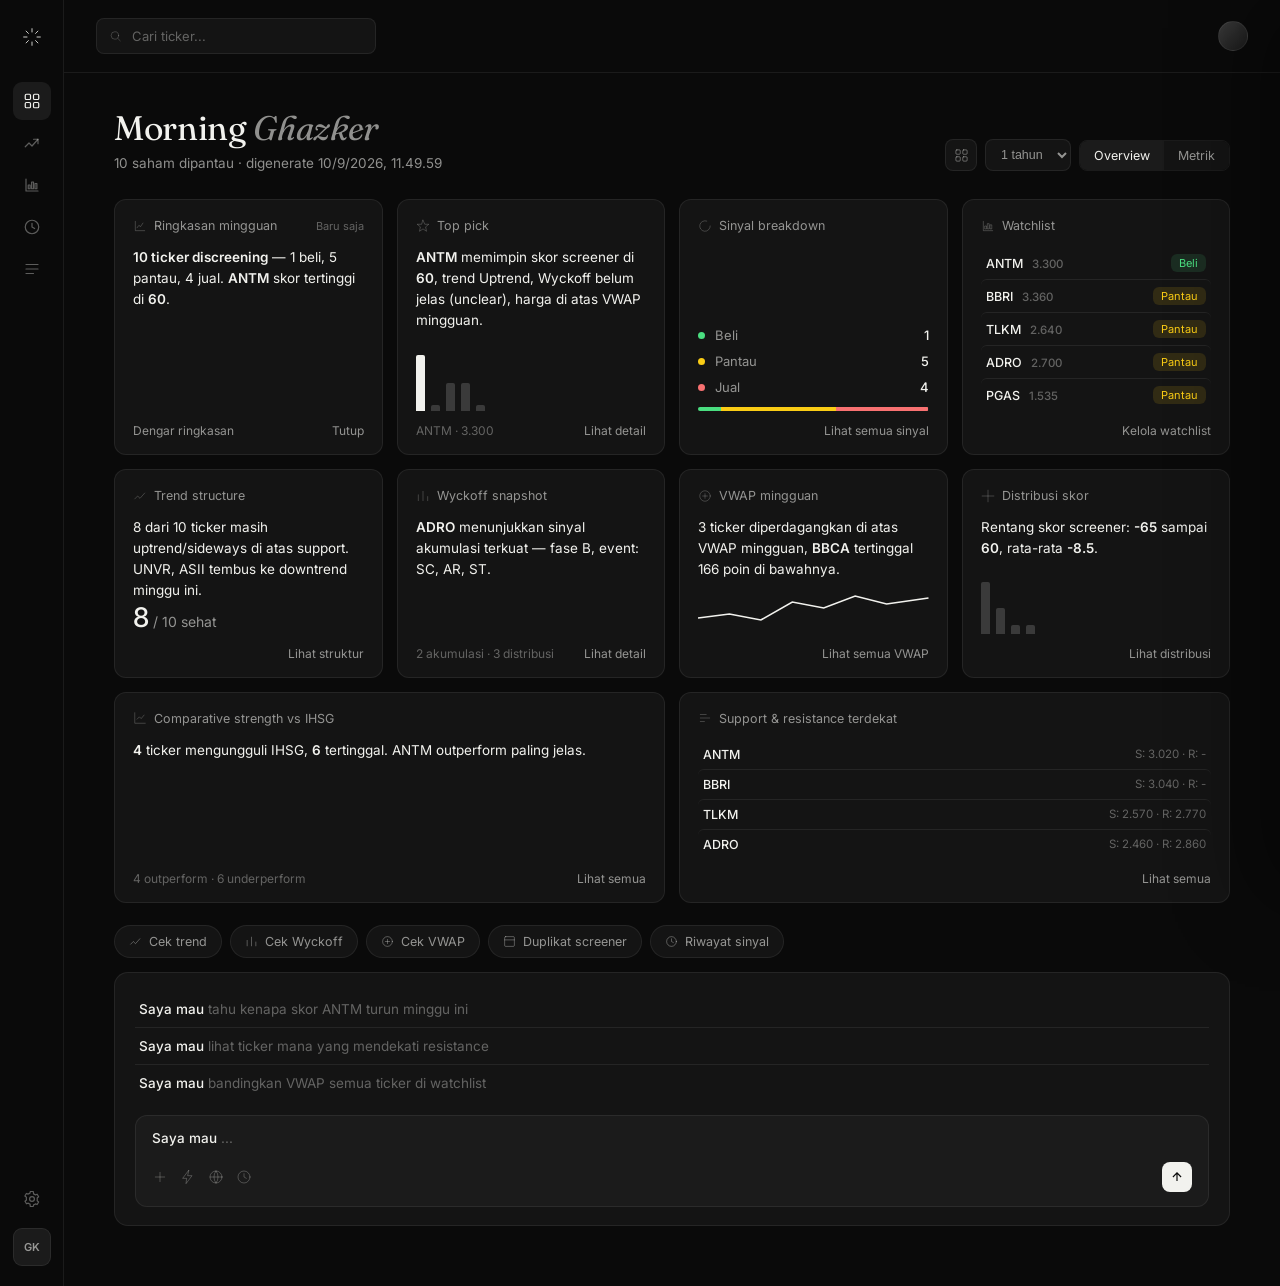
<file: GLABS Ghazaems/GLABS-ready/web/index.html>
<!DOCTYPE html>
<html lang="id">
<head>
<meta charset="UTF-8" />
<title>Morning Ghazker — Stock Screener</title>
<link rel="preconnect" href="https://fonts.googleapis.com">
<link href="https://fonts.googleapis.com/css2?family=Fraunces:ital,wght@0,400;0,500;1,400&family=Inter:wght@400;500;600&display=swap" rel="stylesheet">
<link rel="stylesheet" href="cockpit.css">
<style>
:root {
  --bg-page: #0a0a0a;
  --bg-card: #141414;
  --bg-card-2: #1b1b1b;
  --bg-hover: #202020;
  --border: rgba(255,255,255,0.07);
  --text-primary: #f2f2ee;
  --text-secondary: rgba(242,242,238,0.58);
  --text-muted: rgba(242,242,238,0.36);
  --success: #4ade80;
  --success-bg: rgba(74,222,128,0.12);
  --danger: #f87171;
  --danger-bg: rgba(248,113,113,0.12);
  --warning: #facc15;
  --warning-bg: rgba(250,204,21,0.12);
}
* { box-sizing: border-box; }
body {
  margin: 0;
  background: var(--bg-page);
  color: var(--text-primary);
  font-family: 'Inter', -apple-system, sans-serif;
  font-size: 14px;
}
.shell { display: flex; min-height: 100vh; }

/* ---------- sidebar ---------- */
.sidebar {
  width: 64px;
  flex-shrink: 0;
  border-right: 1px solid var(--border);
  display: flex;
  flex-direction: column;
  align-items: center;
  padding: 20px 0;
}
.sidebar .mark {
  width: 34px; height: 34px;
  display: flex; align-items: center; justify-content: center;
  margin-bottom: 28px;
}
.sidebar .mark svg { width: 20px; height: 20px; stroke: var(--text-primary); }
.sidebar nav { display: flex; flex-direction: column; gap: 4px; flex: 1; }
.sidebar .icon-btn {
  width: 38px; height: 38px;
  display: flex; align-items: center; justify-content: center;
  border-radius: 9px;
  color: var(--text-muted);
  cursor: pointer;
  position: relative;
}
.sidebar .icon-btn svg { width: 18px; height: 18px; stroke: currentColor; fill: none; stroke-width: 1.6; }
.sidebar .icon-btn:hover { background: var(--bg-card-2); color: var(--text-secondary); }
.sidebar .icon-btn.active { background: var(--bg-card-2); color: var(--text-primary); }
.sidebar .icon-btn .tip {
  position: absolute; left: 48px; top: 50%; transform: translateY(-50%);
  background: #232323; color: var(--text-primary);
  font-size: 12px; padding: 5px 9px; border-radius: 6px;
  white-space: nowrap; opacity: 0; pointer-events: none;
  transition: opacity .12s ease;
  border: 1px solid var(--border);
  z-index: 5;
}
.sidebar .icon-btn:hover .tip { opacity: 1; }
.sidebar .foot { display: flex; flex-direction: column; align-items: center; gap: 10px; }
.sidebar .workspace {
  width: 38px; height: 38px; border-radius: 9px;
  background: var(--bg-card-2); border: 1px solid var(--border);
  display: flex; align-items: center; justify-content: center;
  font-size: 11px; color: var(--text-secondary); font-weight: 600;
}

/* ---------- main ---------- */
.main { flex: 1; min-width: 0; }
.topbar {
  display: flex; align-items: center; justify-content: space-between;
  padding: 18px 32px;
  border-bottom: 1px solid var(--border);
}
.search {
  display: flex; align-items: center; gap: 8px;
  color: var(--text-muted); font-size: 13px;
  background: var(--bg-card); border: 1px solid var(--border);
  border-radius: 8px; padding: 8px 12px; width: 280px;
}
.search svg { width: 14px; height: 14px; stroke: currentColor; fill: none; }
.avatar {
  width: 30px; height: 30px; border-radius: 50%;
  background: linear-gradient(135deg, #3a3a3a, #1a1a1a);
  border: 1px solid var(--border);
}

.content { max-width: 1180px; margin: 0 auto; padding: 34px 32px 60px; }

.greet-row {
  display: flex; align-items: flex-end; justify-content: space-between;
  margin-bottom: 28px; flex-wrap: wrap; gap: 16px;
}
.greet h1 {
  font-family: 'Fraunces', serif;
  font-weight: 400;
  font-size: 34px;
  margin: 0;
  letter-spacing: -0.01em;
}
.greet h1 em { font-style: italic; color: var(--text-secondary); font-weight: 400; }
.greet p { margin: 6px 0 0; color: var(--text-secondary); font-size: 13.5px; }

.controls { display: flex; align-items: center; gap: 8px; }
.controls select, .controls .seg {
  background: var(--bg-card); border: 1px solid var(--border);
  color: var(--text-secondary); font-size: 12.5px;
  border-radius: 8px; padding: 7px 11px;
}
.seg-group { display: flex; border: 1px solid var(--border); border-radius: 8px; overflow: hidden; }
.seg-group button {
  background: var(--bg-card); border: none; color: var(--text-secondary);
  font-size: 12.5px; padding: 7px 14px; cursor: pointer; font-family: inherit;
}
.seg-group button.active { background: var(--bg-card-2); color: var(--text-primary); }
.icon-square {
  width: 32px; height: 32px; border-radius: 8px;
  border: 1px solid var(--border); background: var(--bg-card);
  display: flex; align-items: center; justify-content: center;
}
.icon-square svg { width: 15px; height: 15px; stroke: var(--text-secondary); fill: none; }

/* ---------- grid ---------- */
.grid {
  display: grid;
  grid-template-columns: repeat(4, 1fr);
  gap: 14px;
  margin-bottom: 14px;
}
.card {
  background: var(--bg-card);
  border: 1px solid var(--border);
  border-radius: 12px;
  padding: 18px 18px 16px;
  display: flex; flex-direction: column;
  min-height: 190px;
}
.card-head {
  display: flex; align-items: center; justify-content: space-between;
  margin-bottom: 14px;
}
.card-head .label {
  display: flex; align-items: center; gap: 7px;
  font-size: 12.5px; color: var(--text-secondary);
}
.card-head .label svg { width: 14px; height: 14px; stroke: var(--text-muted); fill: none; }
.card-head .stamp { font-size: 11px; color: var(--text-muted); }
.card-body { flex: 1; }
.card-body p { margin: 0; font-size: 13.5px; color: var(--text-primary); line-height: 1.55; }
.card-body p b { font-weight: 600; }
.card-foot {
  margin-top: 12px; font-size: 12px; color: var(--text-muted);
  display: flex; align-items: center; justify-content: space-between;
}
.card-foot .link { color: var(--text-secondary); cursor: pointer; }
.card-foot .link:hover { color: var(--text-primary); }

.big-stat { font-size: 27px; font-weight: 500; margin-top: auto; }
.big-stat .unit { font-size: 14px; color: var(--text-secondary); font-weight: 400; margin-left: 4px; }

/* weekly summary card wider */
.card.wide { grid-column: span 1; }

/* score bars */
.bars { display: flex; align-items: flex-end; gap: 6px; height: 56px; margin-top: auto; }
.bars .bar { width: 9px; border-radius: 2px 2px 0 0; background: #3a3a3a; }
.bars .bar.hi { background: var(--text-primary); }

/* signal breakdown */
.sig-rows { display: flex; flex-direction: column; gap: 10px; margin-top: auto; }
.sig-row { display: flex; align-items: center; gap: 10px; }
.sig-row .dot { width: 7px; height: 7px; border-radius: 50%; flex-shrink: 0; }
.sig-row .dot.beli { background: var(--success); }
.sig-row .dot.jual { background: var(--danger); }
.sig-row .dot.pantau { background: var(--warning); }
.sig-row .name { flex: 1; font-size: 13px; color: var(--text-secondary); }
.sig-row .n { font-size: 13px; font-weight: 500; }
.sig-track { height: 4px; background: var(--bg-card-2); border-radius: 2px; margin-top: 12px; overflow: hidden; display: flex; }
.sig-track span { height: 100%; }

/* watchlist mini table */
.wl-row {
  display: flex; align-items: center; justify-content: space-between;
  padding: 7px 0; border-top: 1px solid var(--border);
  font-size: 12.5px;
}
.wl-row:first-child { border-top: none; }
.wl-row .t { font-weight: 500; }
.wl-row .s { color: var(--text-muted); font-size: 11.5px; margin-left: 6px; }
.badge { font-size: 11px; padding: 2px 8px; border-radius: 6px; }
.badge.beli { background: var(--success-bg); color: var(--success); }
.badge.jual { background: var(--danger-bg); color: var(--danger); }
.badge.pantau { background: var(--warning-bg); color: var(--warning); }

/* trend line svg */
.trendline { margin-top: auto; }
.trendline svg { width: 100%; height: 46px; display: block; }

/* pills */
.pills { display: flex; gap: 8px; flex-wrap: wrap; margin: 22px 0 14px; }
.pill {
  display: flex; align-items: center; gap: 7px;
  background: var(--bg-card); border: 1px solid var(--border);
  border-radius: 999px; padding: 8px 14px; font-size: 12.5px; color: var(--text-secondary);
  cursor: pointer;
}
.pill svg { width: 13px; height: 13px; stroke: currentColor; fill: none; }
.pill:hover { background: var(--bg-card-2); color: var(--text-primary); }

/* prompt panel */
.prompt-panel {
  background: var(--bg-card); border: 1px solid var(--border);
  border-radius: 14px; padding: 18px 20px;
}
.suggestion { padding: 10px 4px; font-size: 13.5px; color: var(--text-muted); border-top: 1px solid var(--border); cursor: pointer; }
.suggestion:first-child { border-top: none; }
.suggestion b { color: var(--text-primary); font-weight: 500; }
.suggestion:hover { color: var(--text-secondary); }
.suggestion:hover b { color: var(--text-primary); }

.input-row {
  margin-top: 14px; background: var(--bg-card-2); border: 1px solid var(--border);
  border-radius: 12px; padding: 14px 16px;
}
.input-row .ph { color: var(--text-muted); font-size: 13.5px; }
.input-row .ph b { color: var(--text-primary); font-weight: 500; }
.input-tools {
  display: flex; align-items: center; justify-content: space-between; margin-top: 16px;
}
.input-tools .left { display: flex; gap: 12px; color: var(--text-muted); }
.input-tools svg { width: 16px; height: 16px; stroke: currentColor; fill: none; }
.send-btn {
  width: 30px; height: 30px; border-radius: 8px; background: var(--text-primary);
  display: flex; align-items: center; justify-content: center;
}
.send-btn svg { width: 14px; height: 14px; stroke: var(--bg-page); fill: none; stroke-width: 2; }

@media (max-width: 900px) {
  .grid { grid-template-columns: repeat(2, 1fr); }
}
</style>
</head>
<body>
<div class="shell">

  <!-- ================= SIDEBAR ================= -->
  <aside class="sidebar">
    <div class="mark">
      <svg viewBox="0 0 24 24"><path d="M12 2v4M12 18v4M4.9 4.9l2.8 2.8M16.3 16.3l2.8 2.8M2 12h4M18 12h4M4.9 19.1l2.8-2.8M16.3 7.7l2.8-2.8" stroke-linecap="round"/></svg>
    </div>
    <nav>
      <div class="icon-btn active">
        <svg viewBox="0 0 24 24" stroke-linecap="round" stroke-linejoin="round"><rect x="3" y="3" width="7" height="7" rx="1.5"/><rect x="14" y="3" width="7" height="7" rx="1.5"/><rect x="3" y="14" width="7" height="7" rx="1.5"/><rect x="14" y="14" width="7" height="7" rx="1.5"/></svg>
        <span class="tip">Overview</span>
      </div>
      <div class="icon-btn">
        <svg viewBox="0 0 24 24" stroke-linecap="round" stroke-linejoin="round"><path d="M3 17l5-5 4 4 8-9"/><path d="M14 7h6v6"/></svg>
        <span class="tip">Screener</span>
      </div>
      <div class="icon-btn">
        <svg viewBox="0 0 24 24" stroke-linecap="round" stroke-linejoin="round"><path d="M4 4v16h16"/><rect x="7" y="12" width="2.5" height="5"/><rect x="11.5" y="8" width="2.5" height="9"/><rect x="16" y="10" width="2.5" height="7"/></svg>
        <span class="tip">Watchlist</span>
      </div>
      <div class="icon-btn">
        <svg viewBox="0 0 24 24" stroke-linecap="round" stroke-linejoin="round"><circle cx="12" cy="12" r="9"/><path d="M12 7v5l3.5 2"/></svg>
        <span class="tip">Riwayat sinyal</span>
      </div>
      <div class="icon-btn">
        <svg viewBox="0 0 24 24" stroke-linecap="round" stroke-linejoin="round"><path d="M4 6h16M4 12h16M4 18h10"/></svg>
        <span class="tip">Laporan</span>
      </div>
    </nav>
    <div class="foot">
      <div class="icon-btn">
        <svg viewBox="0 0 24 24" stroke-linecap="round" stroke-linejoin="round"><circle cx="12" cy="12" r="3.2"/><path d="M19 12a7 7 0 00-.14-1.4l2-1.55-2-3.46-2.36.95a7 7 0 00-2.4-1.4L13.7 2h-4l-.4 2.14a7 7 0 00-2.4 1.4l-2.36-.95-2 3.46 2 1.55A7 7 0 004.5 12c0 .48.05.94.14 1.4l-2 1.55 2 3.46 2.36-.95c.7.62 1.52 1.1 2.4 1.4L9.7 22h4l.4-2.14a7 7 0 002.4-1.4l2.36.95 2-3.46-2-1.55c.09-.46.14-.92.14-1.4z"/></svg>
        <span class="tip">Pengaturan</span>
      </div>
      <div class="workspace">GK</div>
    </div>
  </aside>

  <!-- ================= MAIN ================= -->
  <div class="main">
    <div class="topbar">
      <label class="search" for="ticker-search">
        <svg viewBox="0 0 24 24" stroke-linecap="round" stroke-linejoin="round"><circle cx="11" cy="11" r="7"/><path d="M21 21l-4.3-4.3"/></svg>
        <input id="ticker-search" type="search" placeholder="Cari ticker..." autocomplete="off" />
      </label>
      <div class="avatar"></div>
    </div>

    <div class="content">

      <div class="greet-row">
        <div class="greet">
          <h1>Morning <em>Ghazker</em></h1>
          <p id="greet-sub">Memuat data screener...</p>
        </div>
        <div class="controls">
          <div class="icon-square">
            <svg viewBox="0 0 24 24" stroke-linecap="round" stroke-linejoin="round"><rect x="3" y="3" width="7" height="7" rx="1.5"/><rect x="14" y="3" width="7" height="7" rx="1.5"/><rect x="3" y="14" width="7" height="7" rx="1.5"/><rect x="14" y="14" width="7" height="7" rx="1.5"/></svg>
          </div>
          <select><option>1 tahun</option></select>
          <div class="seg-group">
            <button class="active">Overview</button>
            <button>Metrik</button>
          </div>
        </div>
      </div>

      <!-- ROW 1 -->
      <div class="grid">
        <div class="card">
          <div class="card-head">
            <div class="label">
              <svg viewBox="0 0 24 24" stroke-linecap="round" stroke-linejoin="round"><path d="M4 4v16h16"/><path d="M7 15l3-4 3 2 4-6"/></svg>
              Ringkasan mingguan
            </div>
            <div class="stamp" id="summary-stamp">Baru saja</div>
          </div>
          <div class="card-body">
            <p id="summary-text">Memuat...</p>
          </div>
          <div class="card-foot"><span class="link">Dengar ringkasan</span><span class="link">Tutup</span></div>
        </div>

        <div class="card">
          <div class="card-head">
            <div class="label">
              <svg viewBox="0 0 24 24" stroke-linecap="round" stroke-linejoin="round"><path d="M12 2l3 7h7l-5.5 4.5L18 21l-6-4-6 4 1.5-7.5L2 9h7z"/></svg>
              Top pick
            </div>
          </div>
          <div class="card-body">
            <p id="toppick-text">Memuat...</p>
          </div>
          <div class="bars" id="toppick-bars"></div>
          <div class="card-foot"><span id="toppick-footer-left"></span><span class="link">Lihat detail</span></div>
        </div>

        <div class="card">
          <div class="card-head">
            <div class="label">
              <svg viewBox="0 0 24 24" stroke-linecap="round" stroke-linejoin="round"><path d="M21 12a9 9 0 11-6-8.5"/></svg>
              Sinyal breakdown
            </div>
          </div>
          <div class="sig-rows">
            <div class="sig-row"><span class="dot beli"></span><span class="name">Beli</span><span class="n" id="count-beli">0</span></div>
            <div class="sig-row"><span class="dot pantau"></span><span class="name">Pantau</span><span class="n" id="count-pantau">0</span></div>
            <div class="sig-row"><span class="dot jual"></span><span class="name">Jual</span><span class="n" id="count-jual">0</span></div>
          </div>
          <div class="sig-track" id="sig-track"></div>
          <div class="card-foot" style="margin-top:12px"><span></span><span class="link">Lihat semua sinyal</span></div>
        </div>

        <div class="card">
          <div class="card-head">
            <div class="label">
              <svg viewBox="0 0 24 24" stroke-linecap="round" stroke-linejoin="round"><path d="M4 4v16h16"/><rect x="7" y="12" width="2.5" height="5"/><rect x="11.5" y="8" width="2.5" height="9"/><rect x="16" y="10" width="2.5" height="7"/></svg>
              Watchlist
            </div>
          </div>
          <div class="card-body" id="watchlist-rows">
            <div class="wl-row"><span class="t">Memuat...</span></div>
          </div>
          <div class="card-foot"><span></span><span class="link">Kelola watchlist</span></div>
        </div>
      </div>

      <!-- ROW 2 -->
      <div class="grid">
        <div class="card">
          <div class="card-head">
            <div class="label">
              <svg viewBox="0 0 24 24" stroke-linecap="round" stroke-linejoin="round"><path d="M3 17l5-5 4 4 8-9"/></svg>
              Trend structure
            </div>
          </div>
          <div class="card-body">
            <p id="trend-text">Memuat...</p>
          </div>
          <div class="big-stat" id="trend-stat">-</div>
          <div class="card-foot"><span></span><span class="link">Lihat struktur</span></div>
        </div>

        <div class="card">
          <div class="card-head">
            <div class="label">
              <svg viewBox="0 0 24 24" stroke-linecap="round" stroke-linejoin="round"><path d="M4 20V10M12 20V4M20 20v-7"/></svg>
              Wyckoff snapshot
            </div>
          </div>
          <div class="card-body">
            <p id="wyckoff-text">Memuat...</p>
          </div>
          <div class="card-foot"><span id="wyckoff-footer"></span><span class="link">Lihat detail</span></div>
        </div>

        <div class="card">
          <div class="card-head">
            <div class="label">
              <svg viewBox="0 0 24 24" stroke-linecap="round" stroke-linejoin="round"><circle cx="12" cy="12" r="9"/><path d="M8 12h8M12 8v8"/></svg>
              VWAP mingguan
            </div>
          </div>
          <div class="card-body">
            <p id="vwap-text">Memuat...</p>
          </div>
          <div class="trendline">
            <svg viewBox="0 0 220 46" preserveAspectRatio="none">
              <polyline points="0,30 30,26 60,32 90,14 120,20 150,8 180,16 220,10" fill="none" stroke="var(--text-primary)" stroke-width="1.6"/>
            </svg>
          </div>
          <div class="card-foot"><span></span><span class="link">Lihat semua VWAP</span></div>
        </div>

        <div class="card">
          <div class="card-head">
            <div class="label">
              <svg viewBox="0 0 24 24" stroke-linecap="round" stroke-linejoin="round"><path d="M12 2v20M2 12h20"/></svg>
              Distribusi skor
            </div>
          </div>
          <div class="card-body">
            <p id="scoredist-text">Memuat...</p>
          </div>
          <div class="bars" id="scoredist-bars"></div>
          <div class="card-foot"><span></span><span class="link">Lihat distribusi</span></div>
        </div>
      </div>

      <!-- ROW 3 -->
      <div class="grid" style="grid-template-columns: repeat(2, 1fr);">
        <div class="card">
          <div class="card-head">
            <div class="label">
              <svg viewBox="0 0 24 24" stroke-linecap="round" stroke-linejoin="round"><path d="M3 3v18h18"/><path d="M7 14l4-4 3 3 5-6"/></svg>
              Comparative strength vs IHSG
            </div>
          </div>
          <div class="card-body">
            <p id="cs-text">Memuat...</p>
          </div>
          <div class="card-foot"><span id="cs-footer"></span><span class="link">Lihat semua</span></div>
        </div>

        <div class="card">
          <div class="card-head">
            <div class="label">
              <svg viewBox="0 0 24 24" stroke-linecap="round" stroke-linejoin="round"><path d="M4 12h16M4 6h10M4 18h7"/></svg>
              Support &amp; resistance terdekat
            </div>
          </div>
          <div class="card-body" id="sr-rows">
            <div class="wl-row"><span class="t">Memuat...</span></div>
          </div>
          <div class="card-foot"><span></span><span class="link">Lihat semua</span></div>
        </div>
      </div>

      <!-- PILLS -->
      <div class="pills">
        <div class="pill"><svg viewBox="0 0 24 24" stroke-linecap="round" stroke-linejoin="round"><path d="M3 17l5-5 4 4 8-9"/></svg>Cek trend</div>
        <div class="pill"><svg viewBox="0 0 24 24" stroke-linecap="round" stroke-linejoin="round"><path d="M4 20V10M12 20V4M20 20v-7"/></svg>Cek Wyckoff</div>
        <div class="pill"><svg viewBox="0 0 24 24" stroke-linecap="round" stroke-linejoin="round"><circle cx="12" cy="12" r="9"/><path d="M8 12h8M12 8v8"/></svg>Cek VWAP</div>
        <div class="pill"><svg viewBox="0 0 24 24" stroke-linecap="round" stroke-linejoin="round"><rect x="3" y="3" width="18" height="18" rx="2"/><path d="M3 9h18"/></svg>Duplikat screener</div>
        <div class="pill"><svg viewBox="0 0 24 24" stroke-linecap="round" stroke-linejoin="round"><circle cx="12" cy="12" r="9"/><path d="M12 7v5l3.5 2"/></svg>Riwayat sinyal</div>
      </div>

      <!-- PROMPT PANEL -->
      <div class="prompt-panel">
        <div class="suggestion"><b>Saya mau</b> tahu kenapa skor ANTM turun minggu ini</div>
        <div class="suggestion"><b>Saya mau</b> lihat ticker mana yang mendekati resistance</div>
        <div class="suggestion"><b>Saya mau</b> bandingkan VWAP semua ticker di watchlist</div>

        <div class="input-row">
          <div class="ph"><b>Saya mau</b> ...</div>
          <div class="input-tools">
            <div class="left">
              <svg viewBox="0 0 24 24" stroke-linecap="round" stroke-linejoin="round"><path d="M12 5v14M5 12h14"/></svg>
              <svg viewBox="0 0 24 24" stroke-linecap="round" stroke-linejoin="round"><path d="M13 2L4 14h6l-1 8 9-12h-6z"/></svg>
              <svg viewBox="0 0 24 24" stroke-linecap="round" stroke-linejoin="round"><circle cx="12" cy="12" r="9"/><path d="M3 12h18M12 3a14 14 0 010 18M12 3a14 14 0 000 18"/></svg>
              <svg viewBox="0 0 24 24" stroke-linecap="round" stroke-linejoin="round"><circle cx="12" cy="12" r="9"/><path d="M12 7v5l3.5 2"/></svg>
            </div>
            <div class="send-btn">
              <svg viewBox="0 0 24 24"><path d="M12 19V5M5 12l7-7 7 7"/></svg>
            </div>
          </div>
        </div>
      </div>

    </div>
  </div>
</div>

<script>
const PHASE_LABEL = { A: "Fase A", B: "Fase B", C: "Fase C", D: "Fase D", E: "Fase E" };
const TREND_LABEL = { uptrend: "Uptrend", downtrend: "Downtrend", sideways: "Sideways", insufficient_data: "Data kurang" };

function fmtNum(n) {
  if (n === null || n === undefined) return "-";
  return Number(n).toLocaleString("id-ID", { maximumFractionDigits: 0 });
}

function phaseLetter(phaseStr) {
  if (!phaseStr) return "";
  return phaseStr.split(" ")[0];
}

async function loadDashboard() {
  let data;
  try {
    const res = await fetch("dashboard_data.json");
    data = await res.json();
  } catch (e) {
    document.getElementById("greet-sub").textContent = "Gagal memuat data. Jalankan main.py dulu untuk generate dashboard_data.json.";
    return;
  }

  window.dashboardData = data;
  const wl = data.watchlist || [];
  const s = data.summary || {};

  // Greeting
  document.getElementById("greet-sub").textContent =
    `${wl.length} saham dipantau · digenerate ${new Date(data.generated_at).toLocaleString("id-ID")}`;

  // Ringkasan mingguan
  const sc = s.signal_counts || {};
  const topName = s.top_pick ? s.top_pick.ticker : "-";
  const topScore = s.top_pick ? s.top_pick.score : "-";
  document.getElementById("summary-text").innerHTML =
    `<b>${wl.length} ticker discreening</b> — ${sc.beli||0} beli, ${sc.pantau||0} pantau, ${sc.jual||0} jual. ` +
    `<b>${topName}</b> skor tertinggi di <b>${topScore}</b>.`;

  // Top pick
  if (s.top_pick) {
    const tp = s.top_pick;
    const wyBias = tp.wyckoff?.bias === "accumulation" ? "akumulasi" : tp.wyckoff?.bias === "distribution" ? "distribusi" : "belum jelas";
    document.getElementById("toppick-text").innerHTML =
      `<b>${tp.ticker}</b> memimpin skor screener di <b>${tp.score}</b>, trend ${TREND_LABEL[tp.trend]||tp.trend}, ` +
      `Wyckoff ${wyBias} (${phaseLetter(tp.wyckoff?.phase)}), harga ${tp.vwap?.position === "above" ? "di atas" : "di bawah"} VWAP mingguan.`;
    document.getElementById("toppick-footer-left").textContent = `${tp.ticker} · ${fmtNum(tp.last_close)}`;

    const barsEl = document.getElementById("toppick-bars");
    const bd = tp.score_breakdown || {};
    const vals = Object.values(bd).map(v => Math.abs(v));
    const maxVal = Math.max(...vals, 1);
    barsEl.innerHTML = Object.entries(bd).map(([k, v]) => {
      const h = Math.max(10, Math.round(Math.abs(v) / maxVal * 100));
      const cls = Math.abs(v) === maxVal ? "bar hi" : "bar";
      return `<div class="${cls}" style="height:${h}%" title="${k}: ${v}"></div>`;
    }).join("");
  }

  // Sinyal breakdown
  document.getElementById("count-beli").textContent = sc.beli || 0;
  document.getElementById("count-pantau").textContent = sc.pantau || 0;
  document.getElementById("count-jual").textContent = sc.jual || 0;
  const total = (sc.beli||0)+(sc.pantau||0)+(sc.jual||0) || 1;
  document.getElementById("sig-track").innerHTML = `
    <span style="width:${(sc.beli||0)/total*100}%; background:var(--success)"></span>
    <span style="width:${(sc.pantau||0)/total*100}%; background:var(--warning)"></span>
    <span style="width:${(sc.jual||0)/total*100}%; background:var(--danger)"></span>`;

  // Watchlist (top 5 by score)
  const wlRows = document.getElementById("watchlist-rows");
  wlRows.innerHTML = wl.slice(0, 5).map(r => `
    <div class="wl-row">
      <span class="t">${r.ticker} <span class="s">${fmtNum(r.last_close)}</span></span>
      <span class="badge ${r.signal}">${r.signal.charAt(0).toUpperCase()+r.signal.slice(1)}</span>
    </div>`).join("");

  // Trend structure
  const healthy = wl.filter(r => r.trend === "uptrend" || r.trend === "sideways").length;
  const unhealthy = wl.filter(r => r.trend === "downtrend").map(r => r.ticker);
  document.getElementById("trend-text").innerHTML =
    `${healthy} dari ${wl.length} ticker masih uptrend/sideways di atas support. ` +
    (unhealthy.length ? `${unhealthy.join(", ")} tembus ke downtrend minggu ini.` : "Tidak ada yang downtrend minggu ini.");
  document.getElementById("trend-stat").innerHTML = `${healthy}<span class="unit">/ ${wl.length} sehat</span>`;

  // Wyckoff snapshot
  const accum = wl.filter(r => r.wyckoff?.bias === "accumulation");
  const distrib = wl.filter(r => r.wyckoff?.bias === "distribution");
  const bestAccum = s.strongest_accumulation;
  if (bestAccum) {
    const events = (bestAccum.wyckoff.events||[]).map(e=>e.type).join(", ") || "-";
    document.getElementById("wyckoff-text").innerHTML =
      `<b>${bestAccum.ticker}</b> menunjukkan sinyal akumulasi terkuat — fase ${phaseLetter(bestAccum.wyckoff.phase)}, event: ${events}.`;
  } else {
    document.getElementById("wyckoff-text").textContent = "Belum ada sinyal akumulasi kuat minggu ini.";
  }
  document.getElementById("wyckoff-footer").textContent = `${accum.length} akumulasi · ${distrib.length} distribusi`;

  // VWAP mingguan
  const aboveVwap = wl.filter(r => r.vwap?.position === "above").length;
  const belowList = wl.filter(r => r.vwap?.position === "below");
  const worstBelow = belowList.sort((a,b) => (a.vwap.vwap - a.last_close) - (b.vwap.vwap - b.last_close)).pop();
  document.getElementById("vwap-text").innerHTML =
    `${aboveVwap} ticker diperdagangkan di atas VWAP mingguan` +
    (worstBelow ? `, <b>${worstBelow.ticker}</b> tertinggal ${fmtNum(worstBelow.vwap.vwap - worstBelow.last_close)} poin di bawahnya.` : ".");

  // Distribusi skor
  document.getElementById("scoredist-text").innerHTML =
    `Rentang skor screener: <b>${s.score_min}</b> sampai <b>${s.score_max}</b>, rata-rata <b>${s.score_avg}</b>.`;
  const scores = wl.map(r => r.score).sort((a,b)=>b-a);
  const distMax = Math.max(...scores.map(Math.abs), 1);
  document.getElementById("scoredist-bars").innerHTML = scores.slice(0,4).map(v => {
    const h = Math.max(10, Math.round(Math.abs(v)/distMax*100));
    return `<div class="bar" style="height:${h}%" title="${v}"></div>`;
  }).join("");

  // Comparative strength vs IHSG
  const outperform = wl.filter(r => r.comparative_strength?.relative_strength_trend === "outperforming");
  const underperform = wl.filter(r => r.comparative_strength?.relative_strength_trend === "underperforming");
  document.getElementById("cs-text").innerHTML =
    `<b>${outperform.length}</b> ticker mengungguli IHSG, <b>${underperform.length}</b> tertinggal. ` +
    (outperform[0] ? `${outperform[0].ticker} outperform paling jelas.` : "");
  document.getElementById("cs-footer").textContent = `${outperform.length} outperform · ${underperform.length} underperform`;

  // Support & resistance terdekat
  const srRows = document.getElementById("sr-rows");
  srRows.innerHTML = wl.slice(0, 4).map(r => `
    <div class="wl-row">
      <span class="t">${r.ticker}</span>
      <span class="s">S: ${fmtNum(r.support)} &middot; R: ${fmtNum(r.resistance)}</span>
    </div>`).join("");
  window.dispatchEvent(new CustomEvent("dashboard-ready", { detail: data }));
}

loadDashboard();
</script>
<div class="drawer-backdrop" id="drawer-backdrop" aria-hidden="true"></div>
<section class="analysis-drawer" id="analysis-drawer" aria-hidden="true" aria-label="Detail analisis">
  <div id="analysis-content"></div>
</section>
<div class="toast" id="toast" role="status"></div>
<script src="cockpit.js"></script>
</body>
</html>
</file>
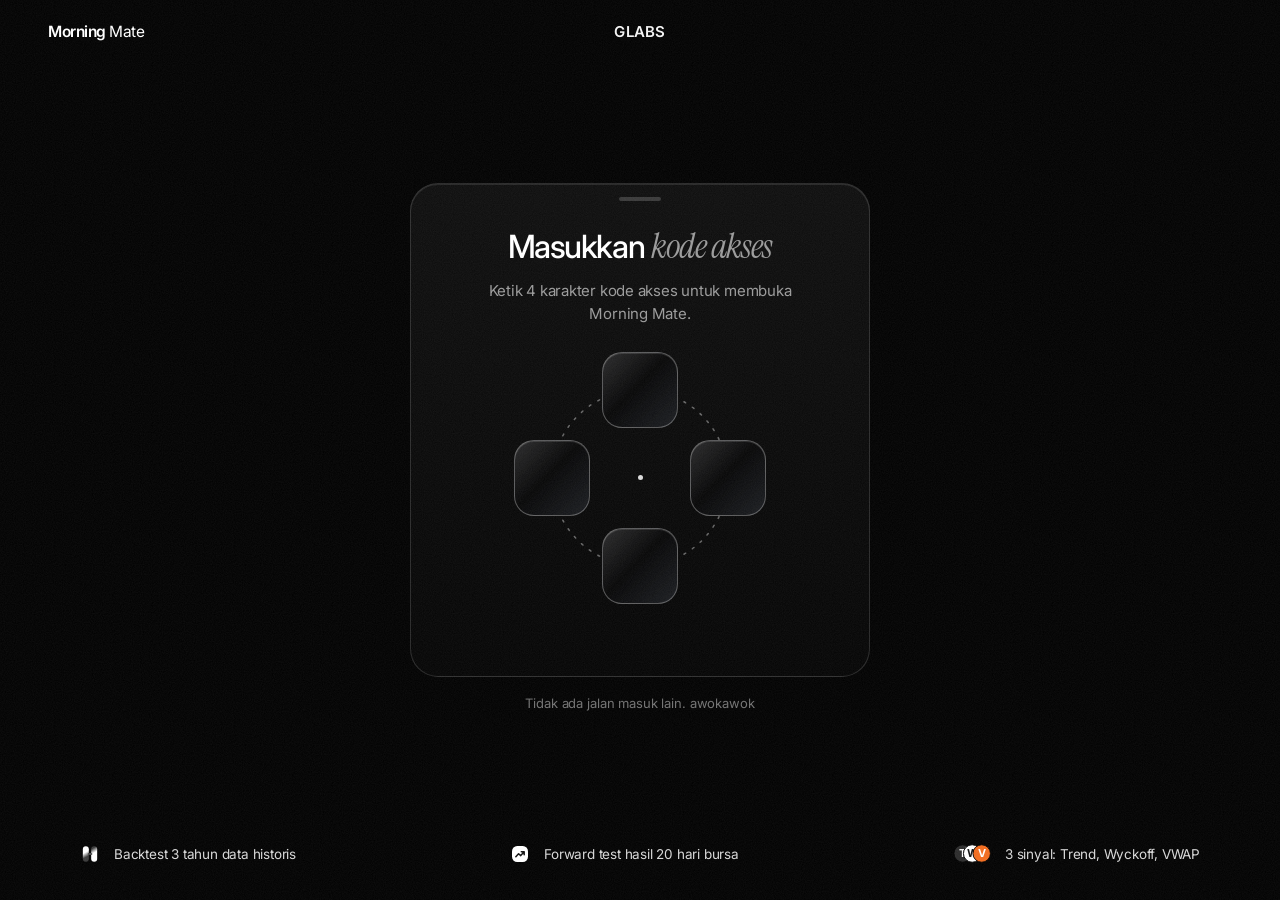
<file: web/gate.html>
<!DOCTYPE html>
<html lang="id">
<head>
<meta charset="utf-8">
<meta name="viewport" content="width=device-width, initial-scale=1, viewport-fit=cover">
<title>Morning Mate — GLABS</title>
<meta name="theme-color" content="#000000">
<meta name="robots" content="noindex, nofollow">
<link rel="icon" href="data:image/svg+xml,%3Csvg xmlns='http://www.w3.org/2000/svg' viewBox='0 0 24 24'%3E%3Crect width='24' height='24' rx='6' fill='white'/%3E%3Ctext x='12' y='16.4' font-family='Arial,sans-serif' font-weight='700' font-size='12' text-anchor='middle' fill='black'%3EM%3C/text%3E%3C/svg%3E">
<link rel="preconnect" href="https://fonts.googleapis.com">
<link rel="preconnect" href="https://fonts.gstatic.com" crossorigin>
<link rel="stylesheet" href="https://fonts.googleapis.com/css2?family=Inter:ital,opsz,wght@0,14..32,100..900&family=Instrument+Serif:ital@1&display=swap">
<style>
html, body { background: #000000 !important; color: #ffffff; }

:root {
  --bg: #000000;
  --text: #ffffff;
  --muted: #9a9a9a;
  --stat: #d8d8d8;
  --border: rgba(255, 255, 255, 0.16);

  /* light = attention, colour = verdict */
  --ice: #dceaff;
  --ok: #2ee6a8;
  --bad: #ff4d6a;

  --logo: 15.5px;
  --brand: 15px;
  --btn: 13.5px;
  --btn-h: 40px;
  --btn-pad: 16px;
  --hero-btn-h: 42px;
  --hero-btn-pad: 18px;
  --otp-title: 32px;
  --otp-desc: 15px;
  --panel-w: 460px;
  --panel-pad: 44px 36px 34px;
  --slot: 76px;
  --R: 88px;
  --card-font: 28px;
  --row-mt: 26px;
  --stat-size: 13.5px;
  --header-y: 22px;
  --header-x: 40px;
  --stats-x: 72px;
  --stats-y: 36px;
  --icon: 20px;
  --wide-w: 38px;
  --wide-h: 21px;
  --ui: "Inter", system-ui, -apple-system, BlinkMacSystemFont, "Segoe UI", sans-serif;
  --serif: "Instrument Serif", "Times New Roman", Times, serif;
}

html, body {
  background: #000000;
  background: var(--bg, #000000);
  color: #ffffff;
  color: var(--text, #ffffff);
}

* { box-sizing: border-box; margin: 0; padding: 0; }
html { scroll-behavior: smooth; }
body {
  font-family: var(--ui);
  -webkit-font-smoothing: antialiased;
  -moz-osx-font-smoothing: grayscale;
  text-rendering: optimizeLegibility;
  overflow-x: hidden;
  position: relative;
}
a { color: inherit; text-decoration: none; }
button, input { font-family: inherit; }

/* ---------- Layers ---------- */
.grain {
  position: fixed; inset: 0; z-index: 100; pointer-events: none; opacity: 0.07;
  background-image: url("data:image/svg+xml,%3Csvg xmlns='http://www.w3.org/2000/svg' width='180' height='180'%3E%3Cfilter id='n'%3E%3CfeTurbulence type='fractalNoise' baseFrequency='0.9' numOctaves='2' stitchTiles='stitch'/%3E%3CfeColorMatrix values='0 0 0 0 1 0 0 0 0 1 0 0 0 0 1 0 0 0 0.9 0'/%3E%3C/filter%3E%3Crect width='100%25' height='100%25' filter='url(%23n)'/%3E%3C/svg%3E");
}
.hero-photo { position: fixed; inset: 0; z-index: 0; background: #000; overflow: hidden; }
.hero-video {
  position: absolute; inset: 0; width: 100%; height: 100%;
  object-fit: cover; opacity: 1; pointer-events: none;
}
.hero-photo::after { content: ""; position: absolute; inset: 0; background: transparent; pointer-events: none; }

.page {
  position: relative; z-index: 1;
  display: grid; grid-template-rows: auto 1fr auto;
  min-height: 100vh; min-height: 100dvh;
}

/* ---------- Header ---------- */
.header {
  position: relative; z-index: 50;
  display: grid; grid-template-columns: 1fr auto 1fr; align-items: center;
  padding: var(--header-y) var(--header-x) 10px;
}
.logo {
  display: inline-flex; align-items: center; justify-self: start;
  font-size: var(--logo); font-weight: 600; letter-spacing: -0.03em; color: #fff;
}
.logo-suffix { font-weight: 400; }
.brand-center {
  justify-self: center;
  font-size: var(--brand); font-weight: 600; letter-spacing: 0.02em; color: #f3f3f3;
}

/* ---------- Buttons ---------- */
.btn {
  position: relative; isolation: isolate; overflow: hidden;
  display: inline-flex; align-items: center; justify-content: center;
  height: var(--btn-h); padding: 0 var(--btn-pad); border-radius: 6px;
  font-size: var(--btn); font-weight: 500; letter-spacing: -0.02em; line-height: 1;
  white-space: nowrap; cursor: pointer;
  transition: background 0.35s ease, border-color 0.35s ease, box-shadow 0.35s ease, color 0.35s ease, filter 0.35s ease;
}
.btn::after {
  content: ""; position: absolute; inset: 0; z-index: -1; pointer-events: none;
  background: linear-gradient(115deg, transparent 20%, rgba(255,255,255,0.45) 48%, transparent 76%);
  transform: translateX(-130%); transition: transform 0.65s ease;
}
.btn:hover::after { transform: translateX(130%); }
.btn-ghost {
  background: linear-gradient(135deg, rgba(255,255,255,0.12), rgba(0,0,0,0.5) 46%, rgba(150,170,200,0.1));
  color: #fff; border: 1px solid rgba(198, 198, 198, 0.55);
  -webkit-backdrop-filter: blur(16px); backdrop-filter: blur(16px);
  box-shadow: inset 0 1px 0 rgba(255,255,255,0.12);
}
.btn-ghost:hover {
  background: linear-gradient(135deg, rgba(210,225,255,0.18), rgba(0,0,0,0.35) 48%, rgba(180,195,220,0.16));
  border-color: rgba(220, 230, 255, 0.8);
  box-shadow: inset 0 1px 0 rgba(255,255,255,0.22), 0 0 24px rgba(170,200,255,0.28);
}
.hero-btn { height: var(--hero-btn-h); padding: 0 var(--hero-btn-pad); }

/* ---------- Hero: orbit access code, centered ---------- */
.hero {
  display: flex; align-items: center; justify-content: center;
  padding: 8px 24px; min-height: 0;
}
.hero-copy {
  position: relative; z-index: 1;
  display: flex; flex-direction: column; align-items: center; text-align: center;
  width: 100%;
}
.otp {
  position: relative;
  width: 100%; max-width: var(--panel-w); padding: var(--panel-pad);
  display: flex; flex-direction: column; align-items: center; text-align: center;
  border-radius: 28px;
  border: 1px solid rgba(255, 255, 255, 0.14);
  background: linear-gradient(180deg, rgba(22,22,22,0.62), rgba(6,6,6,0.74));
  -webkit-backdrop-filter: blur(24px); backdrop-filter: blur(24px);
  box-shadow: inset 0 1px 0 rgba(255,255,255,0.1), 0 30px 80px rgba(0,0,0,0.5);
}
.otp::before {
  content: ""; position: absolute; top: 13px; left: calc(50% - 21px);
  width: 42px; height: 4px; border-radius: 2px; background: rgba(255,255,255,0.18);
}
.otp-title {
  font-size: var(--otp-title); font-weight: 500; letter-spacing: -0.045em; line-height: 1.12; color: #fff;
}
.otp-title em {
  font-family: var(--serif); font-style: italic; font-weight: 400;
  font-size: 1.08em; letter-spacing: -0.03em; color: #9a9a9a;
  animation: in-em 1.2s 0.72s both;
}
.otp-desc {
  max-width: 340px; margin-top: 12px;
  color: #9a9a9a; font-size: var(--otp-desc); line-height: 1.55; letter-spacing: -0.015em;
}

/* the orbit: four slots on a dotted ring around a hub */
.orbit {
  position: relative; flex: none;
  width: calc(var(--R) * 2 + var(--slot)); height: calc(var(--R) * 2 + var(--slot));
  max-width: 100%;
  margin-top: var(--row-mt);
}
.orbit__ring {
  position: absolute; left: calc(50% - var(--R)); top: calc(50% - var(--R));
  width: calc(var(--R) * 2); height: calc(var(--R) * 2); overflow: visible; pointer-events: none;
}
/* dotted on purpose: a solid ring at this size reads as a loading spinner */
.orbit__path {
  fill: none; stroke: rgba(198, 198, 198, 0.5);
  stroke-dasharray: 2 8; stroke-width: 1.5; stroke-linecap: round;
  vector-effect: non-scaling-stroke;
  transition: stroke 0.3s ease;
}
.orbit__hub {
  position: absolute; left: 50%; top: 50%; width: 5px; height: 5px; margin: -2.5px 0 0 -2.5px;
  border-radius: 50%; background: rgba(255,255,255,0.85);
  transition: background 0.3s ease, box-shadow 0.3s ease;
}
.orbit.is-checking .orbit__hub { animation: hub 0.8s ease-in-out; }
@keyframes hub { 50% { transform: scale(2.4); box-shadow: 0 0 14px rgba(220,234,255,0.8); } }

.slot {
  position: absolute; display: block;
  width: var(--slot); height: var(--slot);
  left: calc(50% + var(--dx) - var(--slot) / 2);
  top: calc(50% + var(--dy) - var(--slot) / 2);
  animation: unfold 0.95s cubic-bezier(0.16, 1, 0.3, 1) var(--d, 0.7s) backwards;
}
.slot--0 { --dx: 0px; --dy: calc(var(--R) * -1); }
.slot--1 { --dx: var(--R); --dy: 0px; }
.slot--2 { --dx: 0px; --dy: var(--R); }
.slot--3 { --dx: calc(var(--R) * -1); --dy: 0px; }
@keyframes unfold {
  from { opacity: 0; transform: translate(calc(var(--dx) * -1), calc(var(--dy) * -1)) scale(0.35); }
  to   { opacity: 1; transform: none; }
}

.otp-card {
  display: block; width: 100%; height: 100%; padding: 0;
  border-radius: 20px; outline: none; text-align: center;
  background-color: #0d0d0e; /* solid base: hides the dotted ring behind each card */
  background-image: linear-gradient(135deg, rgba(255,255,255,0.12), rgba(0,0,0,0.5) 46%, rgba(150,170,200,0.1));
  border: 1px solid rgba(198, 198, 198, 0.4);
  box-shadow: inset 0 1px 0 rgba(255,255,255,0.12);
  color: #fff; font-size: var(--card-font); font-weight: 500; letter-spacing: 0;
  caret-color: var(--ice);
  transition: border-color 0.3s ease, box-shadow 0.3s ease, background 0.3s ease, color 0.3s ease, scale 0.2s ease;
}
.otp-card:disabled { opacity: 1; cursor: default; -webkit-text-fill-color: currentColor; }
.otp-card.filled { border-color: rgba(220, 234, 255, 0.6); }
.otp-card:focus {
  border-color: var(--ice);
  box-shadow: inset 0 1px 0 rgba(255,255,255,0.25), 0 0 22px rgba(220,234,255,0.34);
  scale: 1.06;
}
.orbit.is-checking .otp-card { border-color: rgba(220, 234, 255, 0.85); }

/* verdicts are the only place colour appears */
.orbit.is-ok .otp-card {
  border-color: var(--ok); color: var(--ok);
  background-image: linear-gradient(135deg, rgba(46,230,168,0.2), rgba(0,0,0,0.45) 55%, rgba(46,230,168,0.08));
  box-shadow: inset 0 1px 0 rgba(46,230,168,0.35), 0 0 28px rgba(46,230,168,0.4);
}
.orbit.is-ok .orbit__path { stroke: var(--ok); }
.orbit.is-ok .orbit__hub { background: var(--ok); box-shadow: 0 0 12px var(--ok); }
.orbit.is-bad .otp-card {
  border-color: var(--bad); color: var(--bad);
  background-image: linear-gradient(135deg, rgba(255,77,106,0.2), rgba(0,0,0,0.45) 55%, rgba(255,77,106,0.08));
  box-shadow: inset 0 1px 0 rgba(255,77,106,0.3), 0 0 26px rgba(255,77,106,0.35);
}
.orbit.is-bad .orbit__path { stroke: var(--bad); }
.orbit.is-bad .orbit__hub { background: var(--bad); box-shadow: 0 0 12px var(--bad); }
.orbit.shake { animation: shake 0.42s ease; }
@keyframes shake {
  0%, 100% { transform: translateX(0); }
  20% { transform: translateX(-8px); }
  40% { transform: translateX(7px); }
  60% { transform: translateX(-5px); }
  80% { transform: translateX(3px); }
}
.gate-msg {
  min-height: 20px; margin-top: 18px;
  color: var(--bad); font-size: 13px; letter-spacing: -0.01em;
  opacity: 0; transition: opacity 0.25s ease;
}
.gate-msg.show { opacity: 1; }
.otp-foot { margin-top: 18px; color: #9a9a9a; font-size: 13px; letter-spacing: -0.01em; }

/* ---------- Stats ---------- */
.stats {
  display: flex; align-items: center; justify-content: space-between; gap: 24px;
  padding: 0 var(--stats-x) var(--stats-y);
  padding-bottom: max(var(--stats-y), env(safe-area-inset-bottom));
  color: #d8d8d8;
}
.stat {
  display: inline-flex; align-items: center; gap: 14px;
  font-size: var(--stat-size); letter-spacing: -0.015em; white-space: nowrap;
}
.stat-icon { width: var(--icon); height: var(--icon); flex: none; color: #e8e8e8; }
.stat-icon-wide { width: var(--wide-w); height: var(--wide-h); flex: none; }

/* ---------- Unlocked panel (placeholder for the real dashboard) ---------- */
.unlocked {
  position: fixed; inset: 0; z-index: 2;
  display: grid; place-items: center; text-align: center; padding: 24px;
  opacity: 0; visibility: hidden;
  transition: opacity 0.7s ease 0.15s, visibility 0s 0.85s;
}
.unlocked-inner { display: flex; flex-direction: column; align-items: center; gap: 14px; max-width: 420px; }
.unlocked svg { width: 40px; height: 40px; }
.unlocked h2 { font-size: 26px; font-weight: 500; letter-spacing: -0.04em; }
.unlocked p { color: #9a9a9a; font-size: 15px; line-height: 1.55; letter-spacing: -0.015em; margin-bottom: 8px; }
body.is-unlocked .hero-photo { opacity: 0; transition: opacity 0.6s ease; }
body.is-unlocked .page { opacity: 0; visibility: hidden; pointer-events: none; transition: opacity 0.6s ease, visibility 0s 0.6s; }
body.is-unlocked .unlocked { opacity: 1; visibility: visible; transition: opacity 0.7s ease 0.15s, visibility 0s; }

/* ---------- Entrance motion ---------- */
.appear {
  animation-duration: 1.05s;
  animation-fill-mode: both;
  animation-timing-function: cubic-bezier(0.16, 1, 0.3, 1);
  animation-delay: var(--d, 0.08s);
}
.appear--scale { animation-name: in-scale; }
.appear--soft  { animation-name: in-soft; }
.appear--pop   { animation-name: in-pop; }
.appear--stat  { animation-name: in-stat; }
.appear.is-in, .hero-photo.is-in {
  animation: none; opacity: 1; transform: none; clip-path: none; filter: none;
}
@keyframes in-scale { from { opacity: 0; transform: scale(0.84); } to { opacity: 1; transform: scale(1); } }
@keyframes in-soft  { from { opacity: 0; transform: translateY(14px); } to { opacity: 1; transform: translateY(0); } }
@keyframes in-pop   { 0% { opacity: 0; transform: scale(0.9); } 70% { opacity: 1; transform: scale(1.03); } 100% { opacity: 1; transform: scale(1); } }
@keyframes in-stat  { from { opacity: 0; transform: translateY(20px); } to { opacity: 1; transform: none; } }
@keyframes in-em    { from { opacity: 0.35; filter: blur(4px); } to { opacity: 1; filter: blur(0); } }

/* ---------- Responsive ---------- */
@media (min-width: 1280px) and (max-width: 1599px) {
  :root { --header-x: 48px; --stats-x: 80px; }
}
@media (min-width: 1600px) {
  :root {
    --logo: 17px; --brand: 16px; --btn: 15px; --btn-h: 44px; --hero-btn-h: 48px;
    --otp-title: 38px; --otp-desc: 16px; --panel-w: 520px; --slot: 88px; --R: 102px; --card-font: 32px;
    --stat-size: 15px; --header-y: 28px; --header-x: 64px; --stats-x: 96px; --stats-y: 44px;
    --icon: 22px; --wide-w: 45px; --wide-h: 24px;
  }
}
@media (min-width: 1920px) {
  :root {
    --logo: 18px; --brand: 17px; --btn: 16px; --btn-h: 48px; --btn-pad: 22px; --hero-btn-h: 52px; --hero-btn-pad: 22px;
    --otp-title: 44px; --otp-desc: 18px; --panel-w: 580px; --slot: 100px; --R: 116px; --card-font: 36px;
    --stat-size: 16px; --header-y: 32px; --header-x: 80px; --stats-x: 120px; --stats-y: 52px;
    --wide-w: 48px; --wide-h: 26px;
  }
}
@media (min-width: 2560px) {
  :root { --otp-title: 52px; --panel-w: 680px; --slot: 124px; --R: 140px; --card-font: 44px; --header-x: 120px; --stats-x: 160px; }
}
@media (min-width: 901px) and (max-width: 1279px) {
  :root {
    --logo: 15px; --brand: 14px; --btn: 13px; --btn-h: 38px; --hero-btn-h: 40px;
    --otp-title: 30px; --slot: 68px; --R: 78px; --card-font: 25px;
    --stat-size: 12.5px; --header-y: 16px; --header-x: 28px; --stats-x: 36px; --stats-y: 28px;
  }
}
@media (min-width: 901px) and (max-height: 850px) {
  :root { --header-y: 14px; --stats-y: 24px; --panel-pad: 38px 32px 26px; --row-mt: 20px; --slot: 62px; --R: 72px; --card-font: 24px; --otp-title: 28px; }
}
@media (min-width: 901px) and (max-height: 720px) {
  :root { --stats-y: 18px; --panel-pad: 30px 28px 20px; --row-mt: 14px; --slot: 52px; --R: 60px; --card-font: 20px; --otp-title: 24px; --otp-desc: 14px; --btn-h: 34px; --hero-btn-h: 36px; }
}
@media (min-width: 901px) {
  html, body { height: 100%; overflow: hidden; }
  .page { height: 100vh; height: 100dvh; overflow: hidden; }
}

@media (max-width: 900px) {
  :root {
    --logo: 16px; --brand: 14px; --btn: 15px; --btn-h: 46px; --hero-btn-h: 48px;
    --otp-title: 28px; --slot: 64px; --R: 74px; --card-font: 24px;
    --stat-size: 15px; --header-y: 18px; --header-x: 16px; --stats-x: 20px; --stats-y: 28px;
    --panel-pad: 40px 20px 28px; --row-mt: 22px;
  }
  html, body { height: auto; overflow-y: auto; }
  .page { height: auto; }
  .header {
    padding-top: max(var(--header-y), env(safe-area-inset-top));
    padding-left: max(var(--header-x), env(safe-area-inset-left));
    padding-right: max(var(--header-x), env(safe-area-inset-right));
  }
  .hero { padding: 24px 20px 40px; }
  .stats { flex-direction: column; align-items: center; justify-content: center; gap: 16px; }
  .stat { white-space: normal; }
}
@media (max-width: 380px) {
  :root { --slot: 56px; --R: 64px; --card-font: 21px; }
}

@media (prefers-reduced-motion: reduce) {
  *, *::before, *::after { transition: none !important; animation: none !important; }
  .appear, .hero-photo, .otp-title em {
    opacity: 1; transform: none; clip-path: none; filter: none;
  }
}
</style>
</head>
<body style="background:#000;color:#fff">

<div class="grain" aria-hidden="true"></div>
<div class="hero-photo" aria-hidden="true">
  <video class="hero-video" autoplay muted loop playsinline preload="auto" disablepictureinpicture disableremoteplayback aria-hidden="true" tabindex="-1">
    <source src="https://d8j0ntlcm91z4.cloudfront.net/user_38xzZboKViGWJOttwIXH07lWA1P/hf_20260818_072341_50851634-bbc3-4c33-9acc-7647d4db44aa.mp4" type="video/mp4">
  </video>
</div>

<div class="page">
  <header class="header">
    <a class="logo appear appear--scale" href="#top" aria-label="Morning Mate" style="--d:0.08s">
      <span>Morning <span class="logo-suffix">Mate</span></span>
    </a>
    <div class="brand-center appear appear--scale" style="--d:0.16s">GLABS</div>
    <div aria-hidden="true"></div>
  </header>

  <main class="hero" id="top">
    <div class="hero-copy">
      <section class="otp appear appear--pop" id="otp" style="--d:0.22s" aria-labelledby="otp-title">
        <h1 class="otp-title" id="otp-title">Masukkan <em>kode akses</em></h1>
        <p class="otp-desc">Ketik 4 karakter kode akses untuk membuka Morning Mate.</p>

        <div class="orbit" id="orbit" role="group" aria-label="Kode akses 4 karakter">
          <svg class="orbit__ring appear appear--soft" viewBox="0 0 100 100" aria-hidden="true" style="--d:0.5s">
            <circle class="orbit__path" cx="50" cy="50" r="50"/>
          </svg>
          <span class="orbit__hub appear appear--pop" aria-hidden="true" style="--d:0.6s"></span>

          <label class="slot slot--0" style="--d:0.70s"><input class="otp-card" type="password" maxlength="1" autocomplete="off" autocapitalize="off" spellcheck="false" aria-label="Karakter 1 dari 4"></label>
          <label class="slot slot--1" style="--d:0.80s"><input class="otp-card" type="password" maxlength="1" autocomplete="off" autocapitalize="off" spellcheck="false" aria-label="Karakter 2 dari 4"></label>
          <label class="slot slot--2" style="--d:0.90s"><input class="otp-card" type="password" maxlength="1" autocomplete="off" autocapitalize="off" spellcheck="false" aria-label="Karakter 3 dari 4"></label>
          <label class="slot slot--3" style="--d:1.00s"><input class="otp-card" type="password" maxlength="1" autocomplete="off" autocapitalize="off" spellcheck="false" aria-label="Karakter 4 dari 4"></label>
        </div>

        <p class="gate-msg" id="gate-msg" role="alert" aria-live="polite">Kode salah. Coba lagi.</p>
      </section>
      <p class="otp-foot appear appear--soft" style="--d:1.15s">Tidak ada jalan masuk lain. awokawok</p>
    </div>
  </main>

  <footer class="stats">
    <div class="stat appear appear--stat" style="--d:1.12s">
      <svg class="stat-icon" viewBox="0 0 24 24" aria-hidden="true">
        <defs>
          <linearGradient id="gA" x1="3" y1="2" x2="14" y2="22" gradientUnits="userSpaceOnUse">
            <stop offset="0.38" stop-color="#ffffff"/><stop offset="0.62" stop-color="#3a3a3a"/>
          </linearGradient>
          <linearGradient id="gB" x1="3" y1="2" x2="14" y2="22" gradientUnits="userSpaceOnUse">
            <stop offset="0.38" stop-color="#3a3a3a"/><stop offset="0.62" stop-color="#ffffff"/>
          </linearGradient>
        </defs>
        <rect x="3.4" y="2.6" width="7.2" height="18.8" rx="3.6" fill="url(#gA)"/>
        <rect x="13.4" y="2.6" width="7.2" height="18.8" rx="3.6" fill="url(#gB)"/>
        <rect x="9.2" y="10.9" width="5.6" height="2.2" rx="1.1" fill="#4a4a4a"/>
      </svg>
      <span>Backtest 3 tahun data historis</span>
    </div>

    <div class="stat appear appear--stat" style="--d:1.28s">
      <svg class="stat-icon" viewBox="0 0 24 24" aria-hidden="true">
        <rect x="2.4" y="2.4" width="19.2" height="19.2" rx="6.2" fill="#ffffff"/>
        <path d="M7 15.2l3.3-3.5 2.6 2.2L17 9.4M13.6 9.4H17v3.4" fill="none" stroke="#111" stroke-width="1.85" stroke-linecap="round" stroke-linejoin="round"/>
      </svg>
      <span>Forward test hasil 20 hari bursa</span>
    </div>

    <div class="stat appear appear--stat" style="--d:1.44s">
      <svg class="stat-icon-wide" viewBox="0 0 40 22" aria-hidden="true">
        <circle cx="10.2" cy="11" r="9.2" fill="#2b2b2b" stroke="#000" stroke-width="1"/>
        <text x="10.2" y="15.1" font-family="Inter, system-ui, sans-serif" font-weight="700" font-size="11.5" text-anchor="middle" fill="#ffffff">T</text>
        <circle cx="20.2" cy="11" r="9.2" fill="#ffffff" stroke="#000" stroke-width="1"/>
        <text x="20.2" y="15.1" font-family="Inter, system-ui, sans-serif" font-weight="700" font-size="11.5" text-anchor="middle" fill="#111">W</text>
        <circle cx="30.2" cy="11" r="9.2" fill="#f26b1d" stroke="#000" stroke-width="1"/>
        <text x="30.2" y="15.1" font-family="Inter, system-ui, sans-serif" font-weight="700" font-size="11.5" text-anchor="middle" fill="#ffffff">V</text>
      </svg>
      <span>3 sinyal: Trend, Wyckoff, VWAP</span>
    </div>
  </footer>
</div>

<script>
(function () {
  var body = document.body;
  var appear = [].slice.call(document.querySelectorAll('.appear'));
  var photo = document.querySelector('.hero-photo');
  var animated = appear.concat(photo ? [photo] : []);

  // Each animated element adds .is-in on its own animationend
  animated.forEach(function (el) {
    function done(e) {
      if (e.target !== el) return;
      el.classList.add('is-in');
      el.removeEventListener('animationend', done);
    }
    el.addEventListener('animationend', done);
  });

  // Fallback: if animations are not running after two rAFs, force the resting state
  requestAnimationFrame(function () {
    requestAnimationFrame(function () {
      var probe = appear[0];
      var ok = !!(probe && probe.getAnimations && probe.getAnimations().some(function (a) {
        return a.playState === 'running' || a.playState === 'finished';
      }));
      if (!ok) animated.forEach(function (el) { el.classList.add('is-in'); });
    });
  });

  // ---------- Background video ----------
  var vid = document.querySelector('.hero-video');
  if (vid) {
    vid.muted = true;
    vid.defaultMuted = true;
    var wantsReduce = window.matchMedia && window.matchMedia('(prefers-reduced-motion: reduce)').matches;
    var play = function () {
      var p = vid.play();
      if (p && p.catch) p.catch(function () {});
    };
    if (wantsReduce) {
      vid.removeAttribute('autoplay');
      vid.pause();
    } else {
      play();
      // Low Power Mode / strict autoplay policies: start on the first touch, click or key press
      var kick = function () {
        if (vid.paused) play();
        ['pointerdown', 'touchstart', 'keydown'].forEach(function (ev) { document.removeEventListener(ev, kick); });
      };
      ['pointerdown', 'touchstart', 'keydown'].forEach(function (ev) {
        document.addEventListener(ev, kick, { passive: true });
      });
    }
  }

  // ---------- Orbit access code (checked on the server: POST /api/unlock) ----------
  var WIND_UP_BRAKE = 'cubic-bezier(0.55, -0.35, 0.15, 1)'; // pulls back, whips round, brakes
  var SPIN_MS = 800;

  var orbit = document.getElementById('orbit');
  var panel = document.getElementById('otp');
  var slots = [].slice.call(document.querySelectorAll('.slot'));
  var cards = [].slice.call(document.querySelectorAll('.otp-card'));
  var msg = document.getElementById('gate-msg');
  var reduce = window.matchMedia && window.matchMedia('(prefers-reduced-motion: reduce)').matches;
  var busy = false;
  var maskTimers = [];
  var spinAnims = [];

  function value() { return cards.map(function (c) { return c.value; }).join(''); }
  function full() { return cards.every(function (c) { return c.value; }); }
  function clearMsg() { orbit.classList.remove('is-bad'); msg.classList.remove('show'); }
  function focusCard(i) {
    var c = cards[Math.max(0, Math.min(cards.length - 1, i))];
    c.focus();
    c.select();
  }
  // show the typed character briefly, then mask it
  function reveal(i) {
    var c = cards[i];
    c.type = 'text';
    clearTimeout(maskTimers[i]);
    maskTimers[i] = setTimeout(function () { c.type = 'password'; }, 600);
  }
  function reset() {
    spinAnims.forEach(function (a) { a.cancel(); });
    spinAnims = [];
    slots.forEach(function (s) { s.style.transformOrigin = ''; });
    cards.forEach(function (c, i) {
      clearTimeout(maskTimers[i]);
      c.value = '';
      c.type = 'password';
      c.disabled = false;
      c.classList.remove('filled');
    });
    orbit.classList.remove('is-ok', 'is-bad', 'is-checking');
  }

  // Move each slot's origin to the hub: a plain rotate() then draws an exact circle.
  // The card face counter-rotates so the character stays upright.
  function spin() {
    if (reduce || !slots[0].animate) {
      return new Promise(function (res) { setTimeout(res, 250); });
    }
    var hubX = orbit.clientWidth / 2;
    var hubY = orbit.clientHeight / 2;
    slots.forEach(function (slot, i) {
      slot.style.transformOrigin = (hubX - slot.offsetLeft) + 'px ' + (hubY - slot.offsetTop) + 'px';
      var opts = { duration: SPIN_MS, easing: WIND_UP_BRAKE, fill: 'forwards' };
      spinAnims.push(
        slot.animate([{ transform: 'rotate(0deg)' }, { transform: 'rotate(450deg)' }], opts),
        cards[i].animate([{ transform: 'rotate(0deg)' }, { transform: 'rotate(-450deg)' }], opts)
      );
    });
    return spinAnims[0].finished.catch(function () {});
  }

  function check() {
    return fetch('/api/unlock', {
      method: 'POST',
      headers: { 'Content-Type': 'application/json' },
      credentials: 'same-origin',
      body: JSON.stringify({ code: value() })
    }).then(function (r) {
      if (r.ok) return { ok: true };
      if (r.status === 401) return { ok: false, text: 'Kode salah. Coba lagi.' };
      return { ok: false, text: 'Server bermasalah (' + r.status + '). Coba lagi.' };
    }).catch(function () {
      return { ok: false, text: 'Tidak bisa terhubung. Coba lagi.' };
    });
  }
  function submit() {
    if (busy) return;
    busy = true;
    cards.forEach(function (c) { c.blur(); c.disabled = true; });
    orbit.classList.add('is-checking');
    // the ring spins while the server answers; the verdict lands when both are done
    Promise.all([spin(), check()]).then(function (r) {
      orbit.classList.remove('is-checking');
      if (r[1].ok) verdictOk(); else verdictBad(r[1].text);
    });
  }
  function verdictOk() {
    try { sessionStorage.setItem('gk_ok', '1'); } catch (e) {} // tanda "tab ini sudah buka"
    orbit.classList.add('is-ok');
    setTimeout(function () { body.classList.add('is-unlocked'); }, 650);
    setTimeout(function () { location.replace('/'); }, 1250);
  }
  function verdictBad(text) {
    orbit.classList.add('is-bad');
    orbit.classList.remove('shake');
    void orbit.offsetWidth;
    orbit.classList.add('shake');
    msg.textContent = text || 'Kode salah. Coba lagi.';
    msg.classList.add('show');
    setTimeout(function () {
      reset();
      orbit.classList.add('is-bad'); // keep the ring red until the next keystroke
      busy = false;
      focusCard(0);
    }, 900);
  }

  // spread characters over the cards starting at index "start"
  function fill(text, start) {
    var chars = text.replace(/\s/g, '').split('');
    var i = start;
    chars.forEach(function (ch) {
      if (i < cards.length) {
        cards[i].value = ch;
        cards[i].classList.add('filled');
        reveal(i);
        i++;
      }
    });
    return i;
  }

  cards.forEach(function (card, idx) {
    card.addEventListener('focus', function () { card.select(); });
    card.addEventListener('input', function () {
      clearMsg();
      if (!card.value) { card.classList.remove('filled'); return; }
      if (card.value.length > 1) {
        var extra = card.value;
        card.value = '';
        fill(extra, idx);
      } else {
        card.classList.add('filled');
        reveal(idx);
      }
      var next = cards.findIndex(function (c, i) { return i > idx && !c.value; });
      if (full()) submit();
      else if (next !== -1) focusCard(next);
    });
    card.addEventListener('keydown', function (e) {
      if (e.key === 'Backspace' && !card.value && idx > 0) {
        e.preventDefault();
        cards[idx - 1].value = '';
        cards[idx - 1].classList.remove('filled');
        clearMsg();
        focusCard(idx - 1);
      } else if (e.key === 'ArrowLeft' || e.key === 'ArrowUp') { e.preventDefault(); focusCard(idx - 1); }
      else if (e.key === 'ArrowRight' || e.key === 'ArrowDown') { e.preventDefault(); focusCard(idx + 1); }
      else if (e.key === 'Enter' && full()) { e.preventDefault(); submit(); }
    });
    card.addEventListener('paste', function (e) {
      e.preventDefault();
      var text = (e.clipboardData || window.clipboardData).getData('text');
      clearMsg();
      var end = fill(text, idx);
      if (full()) submit(); else focusCard(end);
    });
  });

  // Clicking the panel (not a card) goes to the first empty card
  panel.addEventListener('click', function (e) {
    if (busy || e.target.closest('.otp-card')) return;
    var i = cards.findIndex(function (c) { return !c.value; });
    focusCard(i === -1 ? 0 : i);
  });

  // Focus the first slot on desktop once the entrance has played
  if (window.matchMedia && window.matchMedia('(pointer: fine)').matches) {
    setTimeout(function () {
      var typing = cards.some(function (c) { return c.value || c === document.activeElement; });
      if (!busy && !typing) focusCard(0);
    }, 1500);
  }
})();
</script>
</body>
</html>
</file>
<file: GLABS Ghazaems/GLABS-ready/web/cockpit.css>
.search input{width:100%;background:transparent;border:0;outline:0;color:var(--text-primary);font:inherit}.search input::placeholder{color:var(--text-muted)}
.card,.wl-row,.pill,.icon-btn{transition:border-color .18s ease,background .18s ease,transform .18s ease}.card[data-action]{cursor:pointer}.card[data-action]:hover{border-color:rgba(255,255,255,.17);transform:translateY(-2px)}
.wl-row[data-ticker]{cursor:pointer;border-radius:6px;padding-left:5px;padding-right:5px}.wl-row[data-ticker]:hover{background:var(--bg-hover)}
.drawer-backdrop{position:fixed;inset:0;background:rgba(0,0,0,.62);backdrop-filter:blur(4px);opacity:0;pointer-events:none;transition:.22s;z-index:30}.drawer-backdrop.open{opacity:1;pointer-events:auto}
.analysis-drawer{position:fixed;right:0;top:0;height:100vh;width:min(920px,94vw);background:#0d0d0d;border-left:1px solid rgba(255,255,255,.1);z-index:31;transform:translateX(101%);transition:transform .26s ease;overflow:auto;box-shadow:-30px 0 80px rgba(0,0,0,.4)}.analysis-drawer.open{transform:none}
.drawer-shell{padding:26px}.drawer-top{display:flex;align-items:flex-start;justify-content:space-between;gap:20px;margin-bottom:22px}.drawer-kicker{font-size:11px;text-transform:uppercase;letter-spacing:.13em;color:var(--text-muted);margin-bottom:7px}.drawer-title{font:400 30px/1.1 Fraunces,serif;margin:0}.drawer-sub{color:var(--text-secondary);margin-top:8px}.close-btn{width:36px;height:36px;border-radius:9px;border:1px solid var(--border);background:var(--bg-card);color:var(--text-primary);cursor:pointer;font-size:21px}
.ticker-strip{display:flex;gap:7px;overflow:auto;padding:0 0 12px;margin-bottom:16px}.ticker-chip{border:1px solid var(--border);background:var(--bg-card);color:var(--text-secondary);border-radius:999px;padding:7px 11px;cursor:pointer;white-space:nowrap}.ticker-chip.active{color:#07140b;background:var(--success);border-color:var(--success)}
.chart-wrap{background:#111;border:1px solid var(--border);border-radius:14px;padding:14px;overflow:hidden}.chart-toolbar{display:flex;align-items:center;justify-content:space-between;gap:12px;margin-bottom:10px}.chart-legend{display:flex;gap:14px;flex-wrap:wrap;color:var(--text-muted);font-size:11px}.legend-dot{display:inline-block;width:8px;height:8px;border-radius:50%;margin-right:5px}.chart-svg{display:block;width:100%;height:auto;min-height:360px}.chart-note{font-size:12px;color:var(--text-muted);margin-top:8px}
.mode-tabs{display:flex;gap:6px;margin:18px 0 12px;overflow:auto}.mode-tab{padding:9px 12px;border-radius:8px;border:1px solid var(--border);background:var(--bg-card);color:var(--text-secondary);cursor:pointer;white-space:nowrap}.mode-tab.active{background:var(--text-primary);color:#111}
.analysis-grid{display:grid;grid-template-columns:1.15fr .85fr;gap:14px;margin-top:14px}.panel{background:var(--bg-card);border:1px solid var(--border);border-radius:12px;padding:16px}.panel h3{font-size:12px;color:var(--text-secondary);font-weight:500;margin:0 0 12px}.metric-row{display:flex;justify-content:space-between;gap:20px;padding:8px 0;border-top:1px solid var(--border)}.metric-row:first-of-type{border:0}.metric-row span{color:var(--text-secondary)}.score-meter{height:8px;background:#242424;border-radius:9px;overflow:hidden;margin:10px 0}.score-meter i{display:block;height:100%;background:linear-gradient(90deg,var(--danger),var(--warning),var(--success))}.decision-box{border-left:3px solid var(--warning);background:rgba(250,204,21,.07);padding:12px 14px;border-radius:8px;line-height:1.55}.event-list{display:flex;flex-direction:column;gap:8px}.event-item{display:grid;grid-template-columns:52px 1fr;gap:10px}.event-code{color:#111;background:var(--warning);font-weight:600;text-align:center;padding:5px;border-radius:6px;height:max-content}.event-desc{color:var(--text-secondary);line-height:1.5}.empty-event{color:var(--text-muted);line-height:1.55}
.checklist{list-style:none;padding:0;margin:0}.checklist li{padding:8px 0;border-top:1px solid var(--border);display:flex;gap:8px;color:var(--text-secondary)}.checklist li:first-child{border:0}.checklist b{color:var(--text-primary)}
.toast{position:fixed;left:50%;bottom:24px;transform:translate(-50%,20px);background:#f2f2ee;color:#111;padding:10px 15px;border-radius:9px;opacity:0;pointer-events:none;z-index:50;transition:.2s}.toast.show{opacity:1;transform:translate(-50%,0)}
@media(max-width:700px){.sidebar{width:50px}.topbar{padding:14px 16px}.content{padding:24px 14px 50px}.grid,.grid[style]{grid-template-columns:1fr!important}.analysis-grid{grid-template-columns:1fr}.drawer-shell{padding:18px}.chart-svg{min-height:260px}.greet h1{font-size:29px}.search{width:min(230px,70vw)}}
</file>
